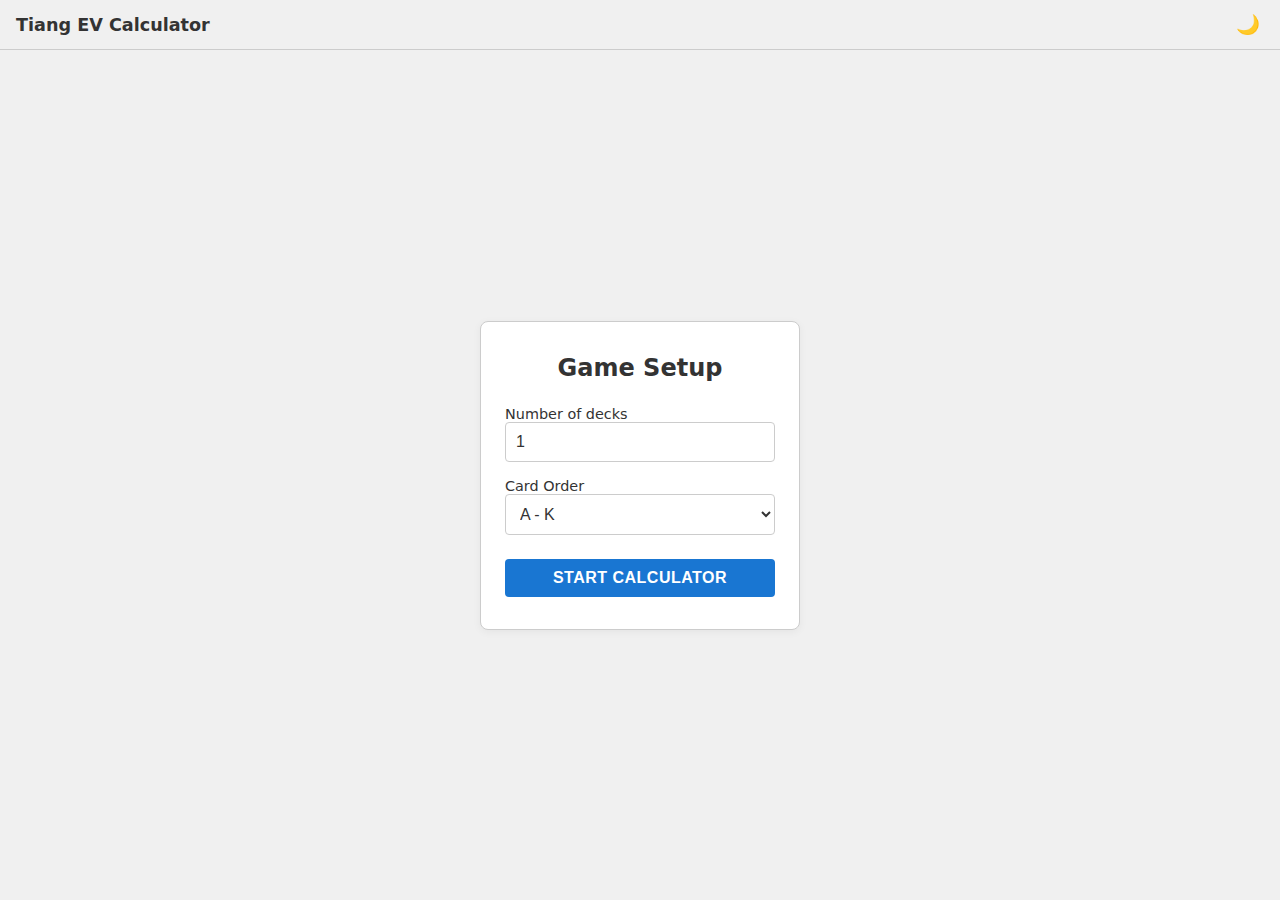
<file: index.html>
<!DOCTYPE html>
<html lang="en">
<head>
    <meta charset="UTF-8">
    <meta name="viewport" content="width=device-width, initial-scale=1.0">
    <title>Setup - Tiang EV Calculator</title>
    <link rel="stylesheet" href="style.css">
    <style>
        /* Setup Specific Styles that extend style.css */
        /* Body styles are now handled by .container in style.css and reset */
        
        main {
            flex-grow: 1;
            display: flex;
            flex-direction: column;
            width: 100%;
            padding: 16px; /* Add some padding for small screens */
            overflow-y: auto; /* Allow scrolling if form is tall */
        }

        form {
            margin: auto; /* Center form safely allowing scroll */
            border: 1px solid var(--color-border);
            border-radius: 8px;
            padding: 32px 24px;
            background-color: var(--color-surface);
            box-shadow: 0 2px 8px rgba(0,0,0,0.05); /* inline simplified shadow for now, or move to css */
            display: flex;
            flex-direction: column;
            gap: 16px;
            width: 100%;
            max-width: 320px;
        }

        /* Dark mode shadow adjustment */
        [data-theme="dark"] form,
        @media (prefers-color-scheme: dark) {
            :root:not([data-theme="light"]) form {
                 box-shadow: 0 2px 8px rgba(0,0,0,0.5);
            }
        }

        h2 {
            margin: 0 0 8px 0;
            text-align: center;
            font-size: 1.5rem;
            color: var(--color-text);
        }

        label {
            font-weight: 500;
            font-size: 0.9rem;
            margin-bottom: -8px; /* Visual grouping */
            display: block;
        }

        form input, form select, form button {
            padding: 10px;
            border-radius: 4px;
            border: 1px solid var(--color-border);
            background-color: var(--color-surface);
            color: var(--color-text);
            font-size: 1rem;
            width: 100%;
        }

        form input:focus, form select:focus {
            outline: 2px solid var(--color-primary);
            border-color: transparent;
        }

        form button {
            background-color: var(--color-primary);
            color: var(--color-text-inverse);
            border: none;
            font-weight: 600;
            text-transform: uppercase;
            letter-spacing: 0.5px;
            cursor: pointer;
            margin-top: 8px;
            transition: background-color 0.2s;
        }

        form button:hover {
            background-color: var(--color-primary-hover);
        }

        .hidden {
            display: none;
        }
    </style>
</head>
<body>
    <div class="container">
        <div class="header">
            <span style="font-weight: bold; font-size: 1.1rem;">Tiang EV Calculator</span>
            <button id="theme-toggle" class="theme-toggle" aria-label="Toggle Dark Mode">
                <span class="icon-sun">☀️</span>
                <span class="icon-moon">🌙</span>
            </button>
        </div>

        <main>
            <form id="setup-form">
                <h2>Game Setup</h2>
                
                <div>
                    <label for="deck-count">Number of decks</label>
                    <input type="number" id="deck-count" name="deck-count" min="1" value="1" required style="margin-top: 8px;">
                </div>
                
                <div>
                    <label for="card-order">Card Order</label>
                    <select id="card-order" name="card-order" style="margin-top: 8px;">
                        <option value="A23456789TJQK">A - K</option>
                        <option value="23456789TJQKA">2 - A</option>
                        <option value="custom">Custom...</option>
                    </select>
                </div>

                <input type="text" id="custom-card-order" name="custom-card-order" 
                       placeholder="e.g. 23456789TJQKA" 
                       class="hidden">
                
                <button type="submit">Start Calculator</button>
            </form>
        </main>
    </div>

    <script src="script.js" defer></script>
</body>
</html>
</file>
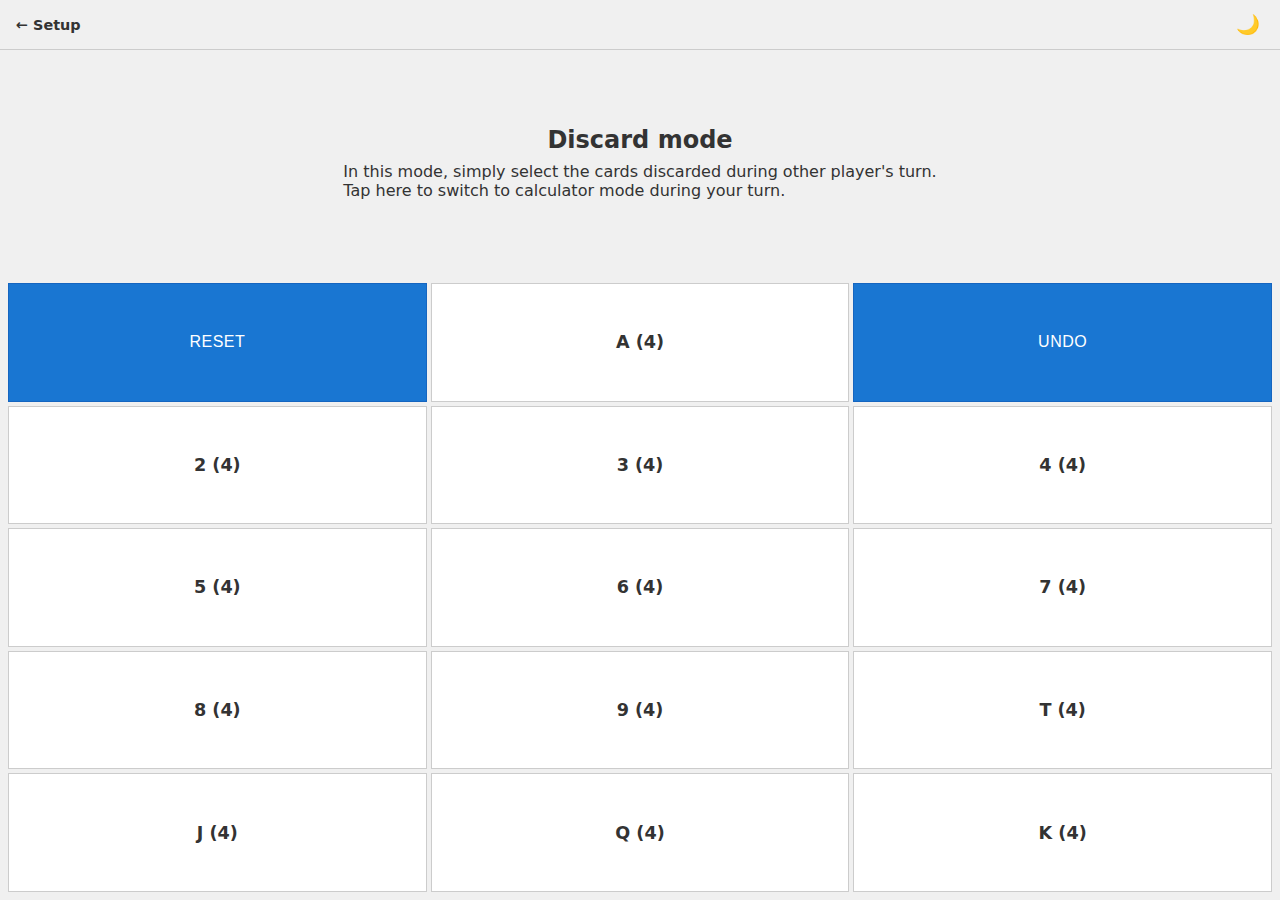
<file: calculator.html>
<!DOCTYPE html>
<html lang="en">
<head>
    <meta charset="UTF-8">
    <meta name="viewport" content="width=device-width, initial-scale=1.0">
    <title>Tiang EV Calculator</title>

    <link rel="stylesheet" href="style.css">

    <script src="script.js" defer></script>
    </head>
<body>

<div class="container">
    <div class="header">
        <a href="index.html" class="back-link">← Setup</a>
        <button id="theme-toggle" class="theme-toggle" aria-label="Toggle Dark Mode">
            <span class="icon-sun">☀️</span>
            <span class="icon-moon">🌙</span>
        </button>
    </div>

    <div class="top" id="top">
        <h2 id="mode-text">Discard mode</h2>

        <p id="text">Select cards</p>
    </div>

    <div class="grid" id="card-list">
        <button id="reset-button">Reset</button>
            <div class="cell" data-value="1" id="card-1">A</div>
            <button id="undo-button">Undo</button>
            <div class="cell" data-value="2" id="card-2">2</div>
            <div class="cell" data-value="3" id="card-3">3</div>
            <div class="cell" data-value="4" id="card-4">4</div>
            <div class="cell" data-value="5" id="card-5">5</div>
            <div class="cell" data-value="6" id="card-6">6</div>
            <div class="cell" data-value="7" id="card-7">7</div>
            <div class="cell" data-value="8" id="card-8">8</div>
            <div class="cell" data-value="9" id="card-9">9</div>
            <div class="cell" data-value="10" id="card-10">T</div>
            <div class="cell" data-value="11" id="card-11">J</div>
        <div class="cell" data-value="12" id="card-12">Q</div>
        <div class="cell" data-value="13" id="card-13">K</div>
    </div>
</div>

</body>
</html>
</file>
<file: style.css>
:root {

    --header-height: 50px;
    --grid-rows: 5;
    --grid-cols: 3;

    --color-bg: #f0f0f0;
    --color-bg-hover: #e0e0e0;
    --color-surface: #ffffff;
    --color-text: #333333;
    --color-border: #cccccc;
    --color-primary: #1976d2;
    --color-primary-hover: #1565c0;
    --color-text-inverse: #ffffff;
    --color-highlight-bg: #fff9c4;
    --color-highlight-bg-hover: #fff59d;
    --color-highlight-border: #d32f2f;
}

[data-theme="dark"] {
    --color-bg: #121212;
    --color-bg-hover: #333333;
    --color-surface: #1e1e1e;
    --color-text: #e0e0e0;
    --color-border: #444444;
    --color-primary: #90caf9;
    --color-primary-hover: #42a5f5;
    --color-text-inverse: #000000;
    --color-highlight-bg: #f9a825;
    --color-highlight-bg-hover: #fbc02d;
    --color-highlight-border: #ef5350;
}

@media (prefers-color-scheme: dark) {
    :root:not([data-theme="light"]) {
        --color-bg: #121212;
        --color-bg-hover: #333333;
        --color-surface: #1e1e1e;
        --color-text: #e0e0e0;
        --color-border: #444444;
        --color-primary: #90caf9;
        --color-primary-hover: #42a5f5;
        --color-text-inverse: #000000;
        --color-highlight-bg: #f9a825;
        --color-highlight-bg-hover: #fbc02d;
        --color-highlight-border: #ef5350;
    }
}

* {
    margin: 0;
    padding: 0;
    box-sizing: border-box;
}

html, body {
    height: 100%; 
    font-family: system-ui, -apple-system, sans-serif;
    color: var(--color-text);
    background-color: var(--color-bg);
}

body {
    display: flex;
    flex-direction: column;
}

.container {
    flex: 1;
    display: flex;
    flex-direction: column;
    height: 100%; 
}

.header {
    height: var(--header-height);
    flex-shrink: 0;
    display: flex;
    justify-content: space-between;
    align-items: center;
    padding: 0 16px;
    background-color: var(--color-bg);
    border-bottom: 1px solid var(--color-border);
}

.back-link {
    text-decoration: none;
    color: var(--color-text);
    font-weight: 600;
    font-size: 0.9rem;
    display: flex;
    align-items: center;
    gap: 4px;
}

.back-link:hover {
    color: var(--color-primary);
}

.theme-toggle {
    background: none;
    border: none;
    cursor: pointer;
    font-size: 1.2rem;
    padding: 4px;
    border-radius: 50%;
    color: var(--color-text);
}

.theme-toggle:hover {
    background-color: var(--color-bg-hover);
}

.top {
    flex: 0 0 25vh; 
    display: flex;
    flex-direction: column;
    align-items: center;
    justify-content: center;
    gap: 0.5rem;
    background-color: var(--color-bg);
    cursor: pointer;
    user-select: none;
}

.top:hover {
    background-color: var(--color-bg-hover);
}

.grid {
    flex: 1; 
    display: grid;
    grid-template-columns: repeat(var(--grid-cols), 1fr);
    grid-template-rows: repeat(var(--grid-rows), 1fr);
    padding: 8px; 
    gap: 4px; 
}

.cell {
    display: flex;
    align-items: center;
    justify-content: center;
    background-color: var(--color-surface);
    border: 1px solid var(--color-border);
    font-weight: bold;
    font-size: 1.1rem;
    user-select: none;
    cursor: pointer;
    transition: background-color 0.15s ease;
}

.cell:hover {
    background-color: var(--color-bg-hover);
}

.highlight {
    border: 2px solid var(--color-highlight-border);
    background-color: var(--color-highlight-bg);
    z-index: 1;
}

.cell.highlight:hover {
    background-color: var(--color-highlight-bg-hover);
}

.grid > button {
    display: flex;
    align-items: center;
    justify-content: center;
    background-color: var(--color-primary);
    color: var(--color-text-inverse);
    border: 1px solid var(--color-primary-hover);
    font-weight: 500;
    font-size: 1rem;
    text-transform: uppercase;
    letter-spacing: 0.5px;
    cursor: pointer;
    transition: background-color 0.2s ease, transform 0.1s ease;
}

.grid > button:hover {
    background-color: var(--color-primary-hover);
}

.grid > button:active {
    transform: scale(0.98);
}

.icon-moon, .icon-sun {
    pointer-events: none;
    line-height: 1;
    display: none;
}

.icon-moon { display: block; }

[data-theme="dark"] .icon-sun { display: block; }
[data-theme="dark"] .icon-moon { display: none; }

@media (prefers-color-scheme: dark) {
    :root:not([data-theme="light"]) .icon-sun { display: block; }
    :root:not([data-theme="light"]) .icon-moon { display: none; }
}
</file>
